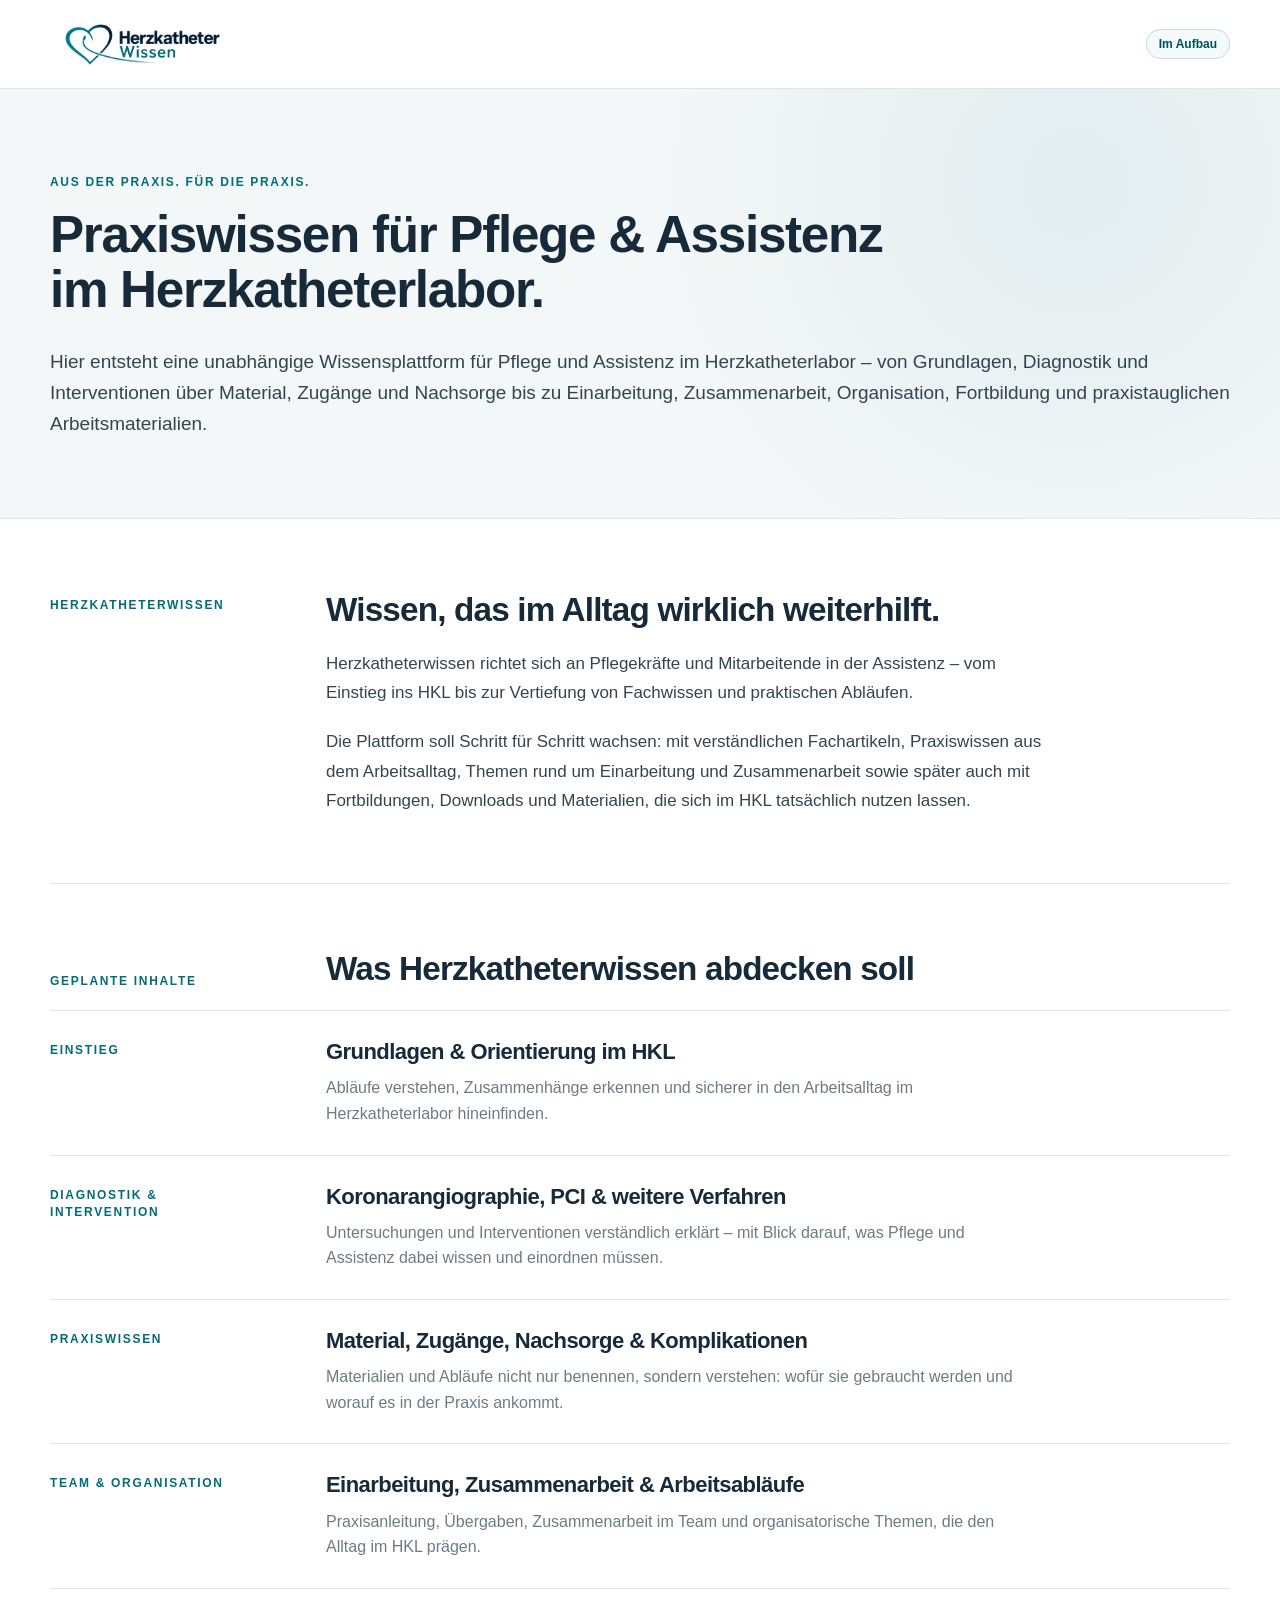
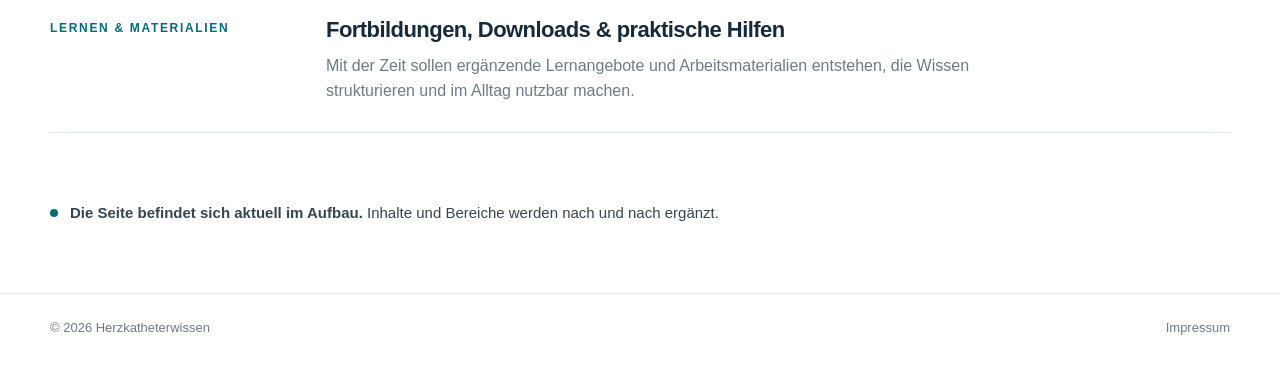
<file: index.html>
<!doctype html>
<html lang="de">
<head>
  <meta charset="utf-8">
  <meta name="viewport" content="width=device-width, initial-scale=1">
  <title>Herzkatheterwissen – Praxiswissen für Pflege & Assistenz</title>
  <meta name="description" content="Herzkatheterwissen – unabhängige Wissensplattform für Pflege und Assistenz im Herzkatheterlabor: Grundlagen, Diagnostik, Interventionen, Material, Nachsorge, Einarbeitung, Zusammenarbeit, Fortbildung und Arbeitsmaterialien.">
  <meta name="theme-color" content="#006D77">
  <link rel="canonical" href="https://herzkatheterwissen.de/">
  <link rel="icon" type="image/png" href="herzkatheterwissen-favicon.png?v=2">
  <link rel="shortcut icon" type="image/png" href="herzkatheterwissen-favicon.png?v=2">
  <link rel="apple-touch-icon" href="herzkatheterwissen-favicon.png?v=2">
  <link rel="stylesheet" href="style.css?v=4">
</head>
<body>
  <header class="site-header-wrap">
    <div class="site-header">
      <a class="brand" href="/" aria-label="Herzkatheterwissen Startseite">
        <img class="brand-logo" src="herzkatheterwissen-logo.png" alt="Herzkatheterwissen">
      </a>
      <span class="status-pill">Im Aufbau</span>
    </div>
  </header>

  <main>
    <section class="hero-wrap">
      <div class="hero">
        <p class="eyebrow">Aus der Praxis. Für die Praxis.</p>
        <h1>Praxiswissen für Pflege &amp; Assistenz im Herzkatheterlabor.</h1>
        <p class="lead">
          Hier entsteht eine unabhängige Wissensplattform für Pflege und Assistenz im Herzkatheterlabor – von Grundlagen, Diagnostik und Interventionen über Material, Zugänge und Nachsorge bis zu Einarbeitung, Zusammenarbeit, Organisation, Fortbildung und praxistauglichen Arbeitsmaterialien.
        </p>
      </div>
    </section>

    <div class="content-shell">
      <section class="intro" aria-labelledby="intro-title">
        <div class="section-label">Herzkatheterwissen</div>
        <div class="intro-copy">
          <h2 id="intro-title">Wissen, das im Alltag wirklich weiterhilft.</h2>
          <p>
            Herzkatheterwissen richtet sich an Pflegekräfte und Mitarbeitende in der Assistenz – vom Einstieg ins HKL bis zur Vertiefung von Fachwissen und praktischen Abläufen.
          </p>
          <p>
            Die Plattform soll Schritt für Schritt wachsen: mit verständlichen Fachartikeln, Praxiswissen aus dem Arbeitsalltag, Themen rund um Einarbeitung und Zusammenarbeit sowie später auch mit Fortbildungen, Downloads und Materialien, die sich im HKL tatsächlich nutzen lassen.
          </p>
        </div>
      </section>

      <section class="topics" aria-labelledby="topics-title">
        <div class="topics-head">
          <p class="section-label">Geplante Inhalte</p>
          <h2 id="topics-title">Was Herzkatheterwissen abdecken soll</h2>
        </div>

        <div class="topic-list">
          <article class="topic-row">
            <p class="topic-type">Einstieg</p>
            <div>
              <h3>Grundlagen &amp; Orientierung im HKL</h3>
              <p>Abläufe verstehen, Zusammenhänge erkennen und sicherer in den Arbeitsalltag im Herzkatheterlabor hineinfinden.</p>
            </div>
          </article>

          <article class="topic-row">
            <p class="topic-type">Diagnostik &amp; Intervention</p>
            <div>
              <h3>Koronarangiographie, PCI &amp; weitere Verfahren</h3>
              <p>Untersuchungen und Interventionen verständlich erklärt – mit Blick darauf, was Pflege und Assistenz dabei wissen und einordnen müssen.</p>
            </div>
          </article>

          <article class="topic-row">
            <p class="topic-type">Praxiswissen</p>
            <div>
              <h3>Material, Zugänge, Nachsorge &amp; Komplikationen</h3>
              <p>Materialien und Abläufe nicht nur benennen, sondern verstehen: wofür sie gebraucht werden und worauf es in der Praxis ankommt.</p>
            </div>
          </article>

          <article class="topic-row">
            <p class="topic-type">Team &amp; Organisation</p>
            <div>
              <h3>Einarbeitung, Zusammenarbeit &amp; Arbeitsabläufe</h3>
              <p>Praxisanleitung, Übergaben, Zusammenarbeit im Team und organisatorische Themen, die den Alltag im HKL prägen.</p>
            </div>
          </article>

          <article class="topic-row">
            <p class="topic-type">Lernen &amp; Materialien</p>
            <div>
              <h3>Fortbildungen, Downloads &amp; praktische Hilfen</h3>
              <p>Mit der Zeit sollen ergänzende Lernangebote und Arbeitsmaterialien entstehen, die Wissen strukturieren und im Alltag nutzbar machen.</p>
            </div>
          </article>
        </div>
      </section>

      <section class="build-note" aria-label="Hinweis zum Aufbau">
        <span class="build-dot" aria-hidden="true"></span>
        <p><strong>Die Seite befindet sich aktuell im Aufbau.</strong> Inhalte und Bereiche werden nach und nach ergänzt.</p>
      </section>
    </div>
  </main>

  <footer class="site-footer-wrap">
    <div class="site-footer">
      <p>© 2026 Herzkatheterwissen</p>
      <p><a href="/impressum.html">Impressum</a></p>
    </div>
  </footer>
</body>
</html>
</file>
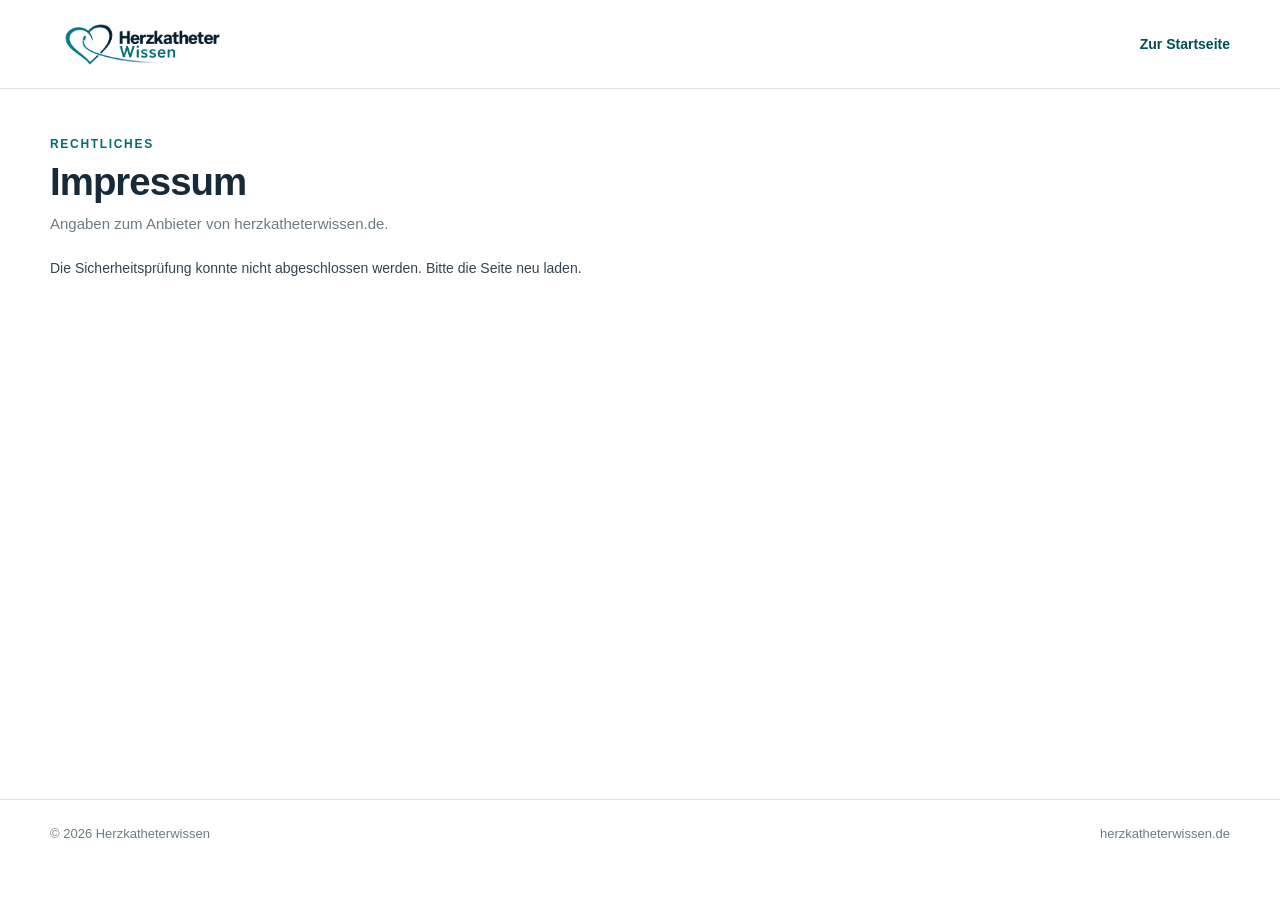
<file: impressum.html>
<!doctype html>
<html lang="de">
<head>
  <meta charset="utf-8">
  <meta name="viewport" content="width=device-width, initial-scale=1">
  <title>Impressum – Herzkatheterwissen</title>
  <meta name="robots" content="noindex,nofollow,noarchive,nosnippet,noimageindex">
  <meta name="googlebot" content="noindex,nofollow,noarchive,nosnippet,noimageindex">
  <meta name="referrer" content="no-referrer">
  <meta name="theme-color" content="#006D77">
  <link rel="icon" type="image/png" href="herzkatheterwissen-favicon.png?v=2">
  <link rel="shortcut icon" type="image/png" href="herzkatheterwissen-favicon.png?v=2">
  <link rel="apple-touch-icon" href="herzkatheterwissen-favicon.png?v=2">
  <link rel="stylesheet" href="style.css?v=5">
  <link rel="stylesheet" href="legal.css?v=4">
</head>
<body>
  <header class="site-header-wrap">
    <div class="site-header">
      <a class="brand" href="/" aria-label="Herzkatheterwissen Startseite">
        <img class="brand-logo" src="herzkatheterwissen-logo.png" alt="Herzkatheterwissen">
      </a>
      <a class="legal-back" href="/">Zur Startseite</a>
    </div>
  </header>

  <main>
    <div class="content-shell legal-page">
      <p class="section-label">Rechtliches</p>
      <h1>Impressum</h1>
      <p class="legal-intro">Angaben zum Anbieter von herzkatheterwissen.de.</p>

      <section
        class="imprint-shell"
        data-hkw-imprint
        data-endpoint="https://hkw-imprint.herzkatheterwissen.workers.dev"
        data-sitekey="0x4AAAAAAFM4sIZLWp_ieeTL"
        aria-label="Anbieterangaben">

        <div class="imprint-status" data-hkw-status aria-live="polite">
          Anbieterangaben werden geladen …
        </div>

        <div class="imprint-turnstile" data-hkw-turnstile></div>

        <canvas
          class="imprint-canvas"
          data-hkw-canvas
          aria-label="Anbieterangaben im Impressum"
          hidden></canvas>
      </section>
    </div>
  </main>

  <footer class="site-footer-wrap">
    <div class="site-footer">
      <p>© 2026 Herzkatheterwissen</p>
      <p>herzkatheterwissen.de</p>
    </div>
  </footer>

  <script src="hkw-imprint.js?v=4" defer></script>
</body>
</html>
</file>
<file: style.css>
:root{
  --petrol:#006D77;
  --petrol-dark:#004F57;
  --heading:#172A3A;
  --text:#34454F;
  --muted:#6C7C84;
  --line:#DDE5E8;
  --light:#F4F7F8;
  --white:#FFFFFF;
}

*{box-sizing:border-box}

html{
  font-family:Inter,ui-sans-serif,-apple-system,BlinkMacSystemFont,"Segoe UI",sans-serif;
  color:var(--text);
  background:var(--white);
  -webkit-font-smoothing:antialiased;
}

body{
  margin:0;
  min-height:100vh;
  background:#fff;
}

.site-header-wrap{
  border-bottom:1px solid var(--line);
  background:#fff;
}

.site-header,
.hero,
.content-shell,
.site-footer{
  width:min(1180px,calc(100% - 48px));
  margin:0 auto;
}

.site-header{
  min-height:88px;
  display:flex;
  align-items:center;
  justify-content:space-between;
  gap:24px;
}

.brand{
  display:inline-flex;
  align-items:center;
  text-decoration:none;
}

.brand-logo{
  display:block;
  width:184px;
  height:auto;
}

.status-pill{
  padding:7px 12px;
  border:1px solid rgba(0,109,119,.2);
  border-radius:999px;
  color:var(--petrol-dark);
  background:rgba(0,109,119,.045);
  font-size:12px;
  font-weight:700;
}

.hero-wrap{
  background:
    radial-gradient(circle at 84% 22%,rgba(0,109,119,.075),transparent 26rem),
    var(--light);
  border-bottom:1px solid var(--line);
}

.hero{
  padding:86px 0 78px;
}

.eyebrow,
.section-label,
.topic-type{
  color:var(--petrol);
  font-size:12px;
  font-weight:800;
  letter-spacing:.14em;
  text-transform:uppercase;
}

.eyebrow{
  margin:0 0 18px;
}

h1,h2,h3{
  color:var(--heading);
  letter-spacing:-.025em;
}

h1{
  max-width:860px;
  margin:0;
  font-size:clamp(36px,4vw,58px);
  line-height:1.08;
  font-weight:760;
}

.lead{
  width:100%;
  max-width:none;
  margin:28px 0 0;
  font-size:19px;
  line-height:1.65;
  color:var(--text);
}

.content-shell{
  padding:72px 0 68px;
}

.intro{
  display:grid;
  grid-template-columns:220px minmax(0,720px);
  gap:56px;
  align-items:start;
  padding-bottom:68px;
  border-bottom:1px solid var(--line);
}

.section-label{
  margin:7px 0 0;
}

.intro-copy h2,
.topics-head h2{
  margin:0;
  font-size:clamp(28px,2.6vw,38px);
  line-height:1.15;
}

.intro-copy p{
  margin:20px 0 0;
  font-size:17px;
  line-height:1.72;
}

.topics{
  padding:66px 0 0;
}

.topics-head{
  display:grid;
  grid-template-columns:220px minmax(0,1fr);
  gap:56px;
  align-items:end;
  margin-bottom:22px;
}

.topic-list{
  border-top:1px solid var(--line);
}

.topic-row{
  display:grid;
  grid-template-columns:220px minmax(0,720px);
  gap:56px;
  padding:27px 0 28px;
  border-bottom:1px solid var(--line);
}

.topic-type{
  margin:4px 0 0;
  line-height:1.45;
}

.topic-row h3{
  margin:0;
  font-size:22px;
  line-height:1.28;
}

.topic-row p:not(.topic-type){
  max-width:700px;
  margin:9px 0 0;
  color:var(--muted);
  font-size:16px;
  line-height:1.6;
}

.build-note{
  display:flex;
  align-items:flex-start;
  gap:12px;
  margin-top:46px;
  padding:22px 0 0;
  max-width:820px;
  color:var(--text);
  font-size:15px;
}

.build-note p{
  margin:0;
  line-height:1.6;
}

.build-dot{
  flex:0 0 auto;
  width:8px;
  height:8px;
  margin-top:8px;
  border-radius:50%;
  background:var(--petrol);
}

.site-footer-wrap{
  border-top:1px solid var(--line);
  background:#fff;
}

.site-footer{
  display:flex;
  justify-content:space-between;
  gap:20px;
  padding:26px 0 34px;
  color:var(--muted);
  font-size:13px;
}

.site-footer p{margin:0}

.site-footer a{
  color:inherit;
  text-decoration:none;
}

.site-footer a:hover,
.site-footer a:focus-visible{
  color:var(--petrol-dark);
  text-decoration:underline;
}

@media(max-width:800px){
  .intro,
  .topics-head,
  .topic-row{
    grid-template-columns:1fr;
    gap:14px;
  }

  .section-label,
  .topic-type{
    margin-top:0;
  }

  .hero{
    padding:62px 0 58px;
  }

  .content-shell{
    padding-top:56px;
  }

  .intro{
    padding-bottom:54px;
  }

  .topics{
    padding-top:52px;
  }
}

@media(max-width:560px){
  .site-header,
  .hero,
  .content-shell,
  .site-footer{
    width:min(100% - 32px,1180px);
  }

  .site-header{
    min-height:76px;
  }

  .brand-logo{
    width:158px;
  }

  .status-pill{
    padding:6px 9px;
    font-size:11px;
  }

  .hero{
    padding:48px 0 44px;
  }

  h1{
    font-size:clamp(31px,9.5vw,40px);
    line-height:1.1;
  }

  .lead{
    margin-top:22px;
    font-size:17px;
  }

  .content-shell{
    padding:46px 0 52px;
  }

  .intro-copy h2,
  .topics-head h2{
    font-size:28px;
  }

  .intro-copy p{
    font-size:16px;
  }

  .topic-row{
    padding:23px 0 24px;
  }

  .topic-row h3{
    font-size:20px;
  }

  .site-footer{
    flex-direction:column;
    gap:6px;
  }
}
</file>
<file: legal.css>
.legal-back{
  color:var(--petrol-dark);
  font-size:14px;
  font-weight:700;
  text-decoration:none;
}

.legal-back:hover,
.legal-back:focus-visible{
  text-decoration:underline;
}

.legal-page{
  min-height:calc(100vh - 190px);
  padding-top:48px;
  padding-bottom:56px;
}

.legal-page > .section-label{
  margin:0 0 10px;
}

.legal-page h1{
  margin:0;
  max-width:none;
  font-size:clamp(30px,3vw,40px);
  line-height:1.1;
}

.legal-intro{
  max-width:720px;
  margin:10px 0 22px;
  font-size:15px;
  line-height:1.5;
  color:var(--muted);
}

.imprint-shell{
  max-width:720px;
}

.imprint-status{
  padding:0;
  border:0;
  background:transparent;
  color:var(--muted);
  font-size:14px;
  line-height:1.5;
}

.imprint-status[data-state="error"]{
  color:var(--text);
}

.imprint-turnstile{
  min-height:1px;
}

.imprint-canvas{
  display:block;
  width:100%;
  height:auto;
  max-width:720px;
}

@media(max-width:560px){
  .legal-page{
    padding-top:36px;
    padding-bottom:44px;
  }

  .legal-page h1{
    font-size:30px;
  }

  .legal-intro{
    font-size:14px;
  }
}
</file>
